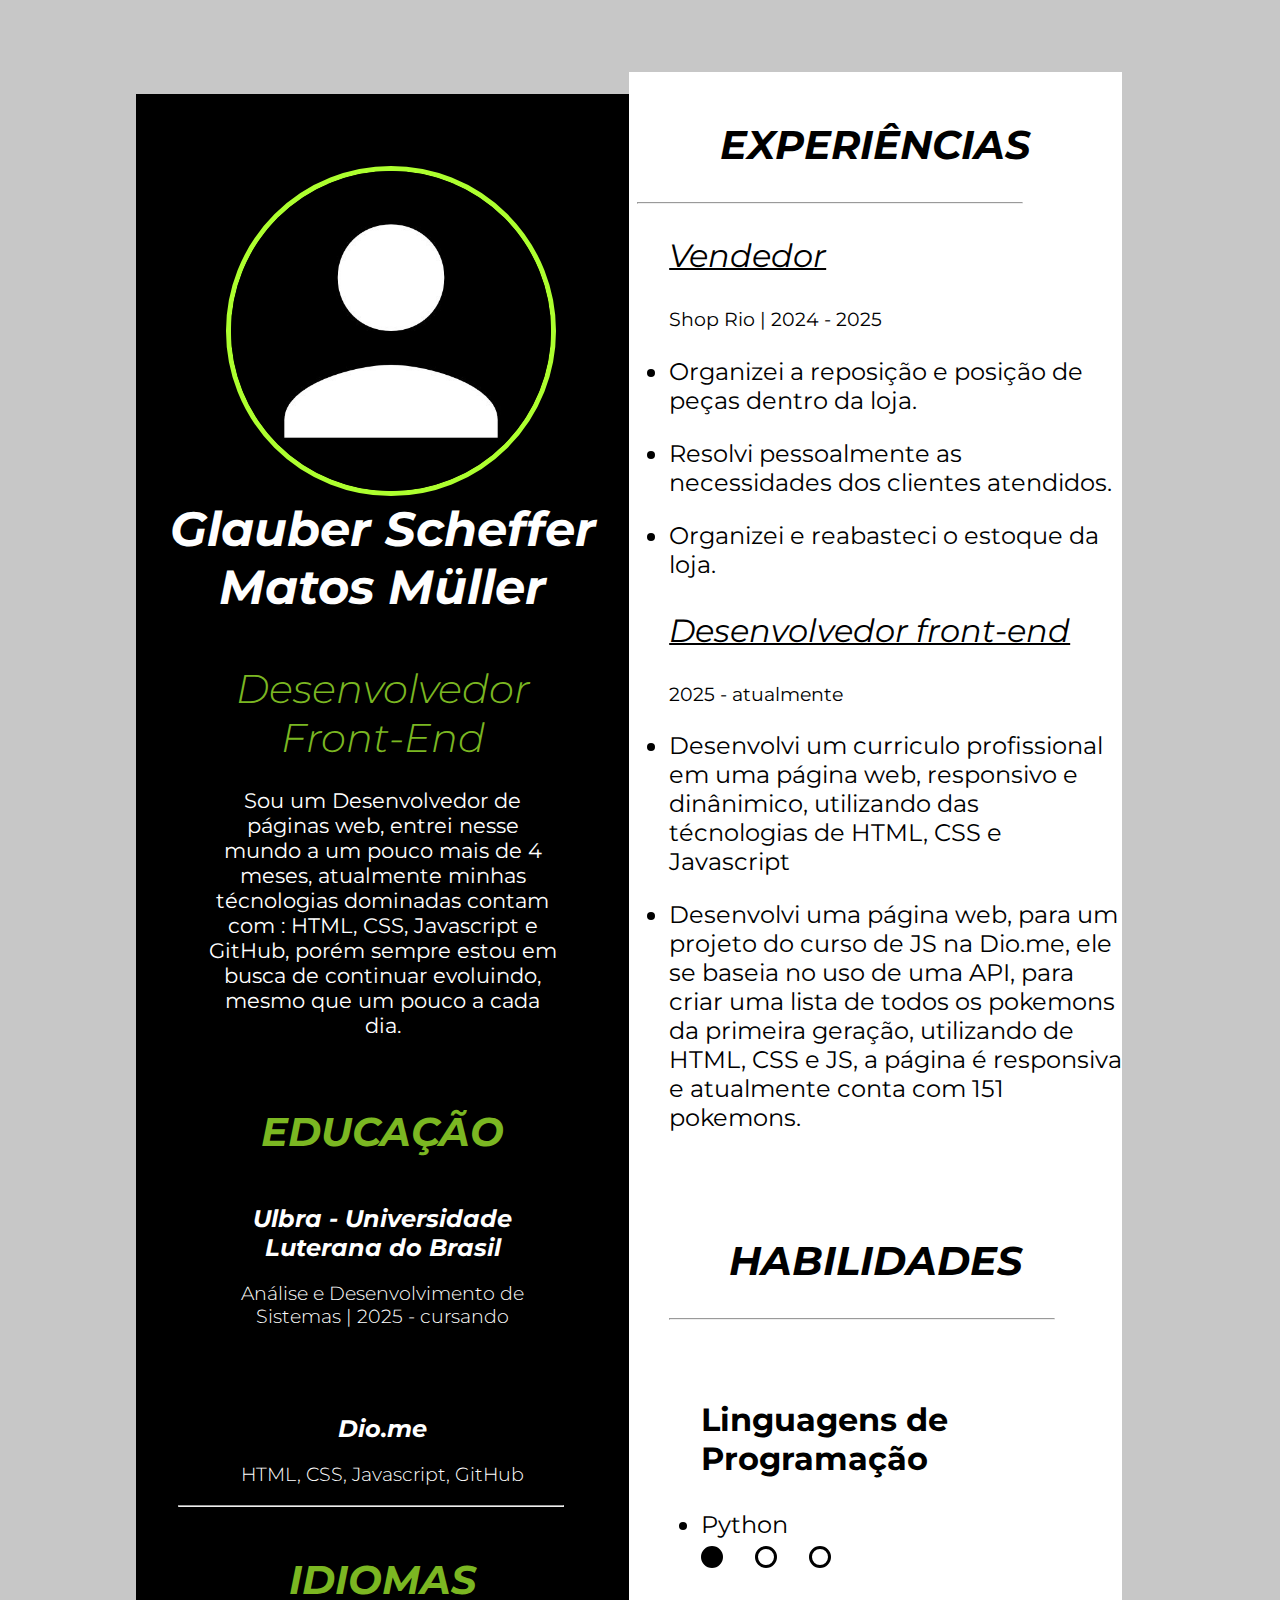
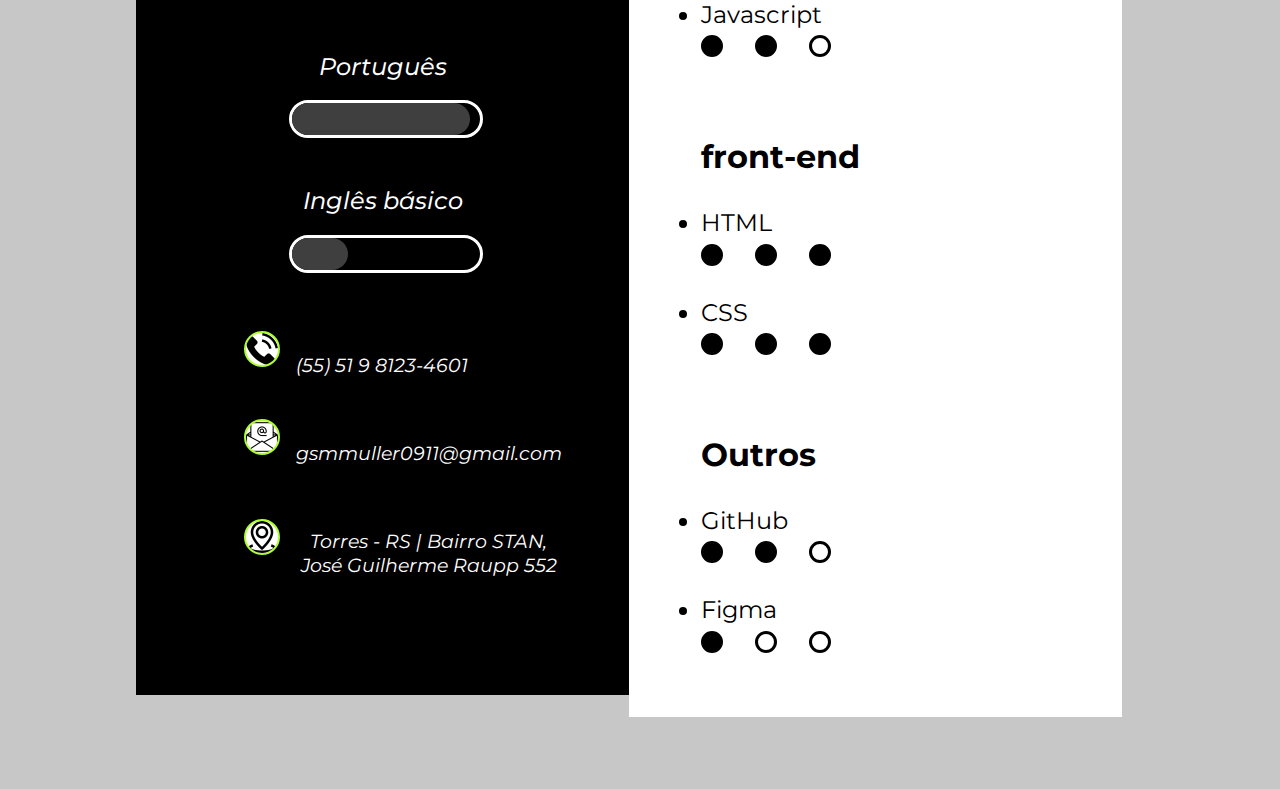
<file: index.html>
<!DOCTYPE html>
<html lang="pt-br">

<head>
    <meta charset="UTF-8">
    <meta http-equiv="X-UA-Compatible" content="IE=edge">
    <meta name="viewport" content="width=device-width, initial-scale=1.0">
    <title>Curriculo</title>
    <!-- CSS -->
    <link rel="stylesheet" href="./abaesquerda.css">
    <link rel="stylesheet" href="./abadireita.css">
    <link rel="stylesheet" href="./media.css">
    <!-- FONTE -->
    <link rel="preconnect" href="https://fonts.googleapis.com">
    <link rel="preconnect" href="https://fonts.gstatic.com" crossorigin>
    <link href="https://fonts.googleapis.com/css2?family=Montserrat:ital,wght@0,100..900;1,100..900&display=swap"
        rel="stylesheet">
</head>

<body>

    <section class="abaEsquerda">

        <div class="inicio">
            <img src="./images/fotoPerfil.jpg" alt="" id="fotoPerfil">
            <h1 id="nome">Glauber Scheffer Matos Müller</h1>
        </div>

        <div class="descricao">
            <h1>Desenvolvedor Front-End</h1>
            <p>Sou um Desenvolvedor de páginas web, entrei nesse mundo a um pouco mais de 4 meses, atualmente minhas
                técnologias dominadas contam com : HTML, CSS, Javascript e GitHub, porém sempre estou em busca de
                continuar evoluindo, mesmo que um pouco a cada dia.</p>
        </div>

        <div class="educacao">
            <h1>EDUCAÇÃO</h1>
            <h2>Ulbra - Universidade Luterana do Brasil</h2>
            <h3>Análise e Desenvolvimento de Sistemas | 2025 - cursando</h3>
            <br>
            <h2>Dio.me</h2>
            <h3>HTML, CSS, Javascript, GitHub</h3>
        </div>
        <hr>
        <div class="idiomas">
            <h1>IDIOMAS</h1>

            <div class="portugues">
            <h2>Português</h2>
            <div class="barraDeProgresso">
                <div class="preenchimento"></div>
            </div>
        </div>

            <div class="ingles">
            <h2>Inglês básico</h2>
            <div class="barraDeProgresso">
                <div class="preenchimento"></div>
            </div>
        </div>
        </div>
        <div class="extras">
            <ul class="listaDeExtras">

                <li class="item"><img src="./images/telefone.png" alt="">
                    <h2>(55) 51 9 8123-4601</h2>
                </li>
                <li class="item"><img src="./images/email.png" alt="">
                    <h2>gsmmuller0911@gmail.com</h2>
                </li>
                <li class="item"><img src="./images/loc.png" alt="">
                    <h2>Torres - RS | Bairro STAN, José Guilherme Raupp 552</h2>
                </li>

            </ul>
        </div>
    </section>
    <section class="abaDireita">
        <div class="experiencias">
            <h2>EXPERIÊNCIAS</h2>
            <hr>
            <ul>
                <h3>Vendedor</h3>
                <h4>Shop Rio | 2024 - 2025</h4>
                <li> Organizei a reposição e posição de peças dentro da loja.</li>
                <li> Resolvi pessoalmente as necessidades dos clientes atendidos.</li>
                <li> Organizei e reabasteci o estoque da loja.</li>
            </ul>
            <ul>
                <h3>Desenvolvedor front-end</h3>
                <h4>2025 - atualmente</h4>
                <li> Desenvolvi um curriculo profissional em uma página web, responsivo e dinânimico, utilizando das
                    técnologias de HTML, CSS e Javascript</li>
                <li> Desenvolvi uma página web, para um projeto do curso de JS na Dio.me, ele se baseia no uso de uma
                    API, para criar uma lista de todos os pokemons da primeira geração, utilizando de HTML, CSS e JS, a
                    página é responsiva e atualmente conta com 151 pokemons. </li>
            </ul>
        </div>
        <div class="habilidades">
            <h2>HABILIDADES</h2>
            <hr>
            <ul>
                <h3>Linguagens de Programação</h3>
                <li class="python">Python 
                <div class="grade">
                <div class="circulo1"></div>
                <div class="circulo2"></div>
                <div class="circulo3"></div>
            </div>
        </li>
                <li class="javascript"> Javascript
                <div class="grade">
                <div class="circulo1"></div>
                <div class="circulo2"></div>
                <div class="circulo3"></div>
            </div>
        </li>
                <h3>front-end</h3>
                <li class="html">HTML
                <div class="grade">
                <div class="circulo1"></div>
                <div class="circulo2"></div>
                <div class="circulo3"></div>
            </div>
        </li>
                <li class="css">CSS
                <div class="grade">
                <div class="circulo1"></div>
                <div class="circulo2"></div>
                <div class="circulo3"></div>
            </div>
        </li>
                <h3>Outros</h3>
                <li class="git">GitHub
                <div class="grade">
                <div class="circulo1"></div>
                <div class="circulo2"></div>
                <div class="circulo3"></div>
            </div>
        </li>
                <li class="figma">Figma
                <div class="grade">
                <div class="circulo1"></div>
                <div class="circulo2"></div>
                <div class="circulo3"></div>
            </div>
        </li>

            </ul>
        </div>
    </section>
</body>

</html>
</file>
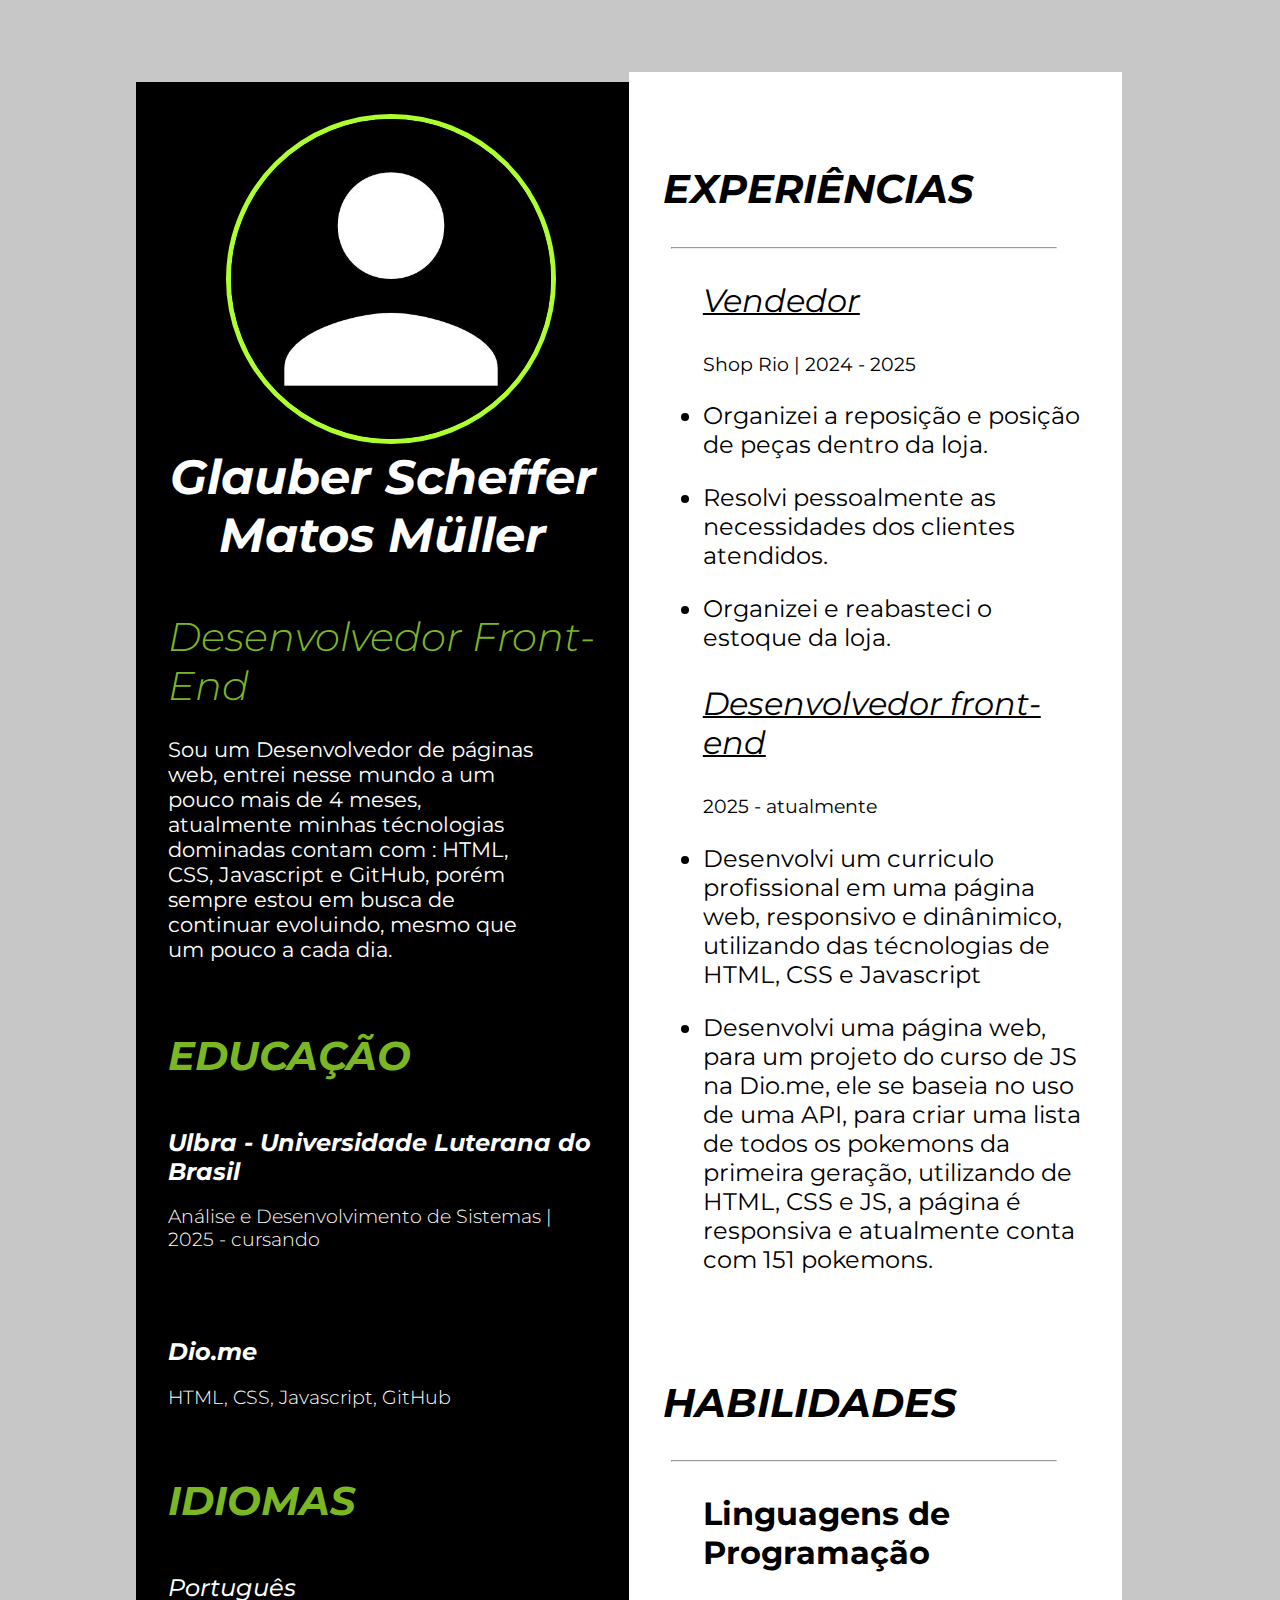
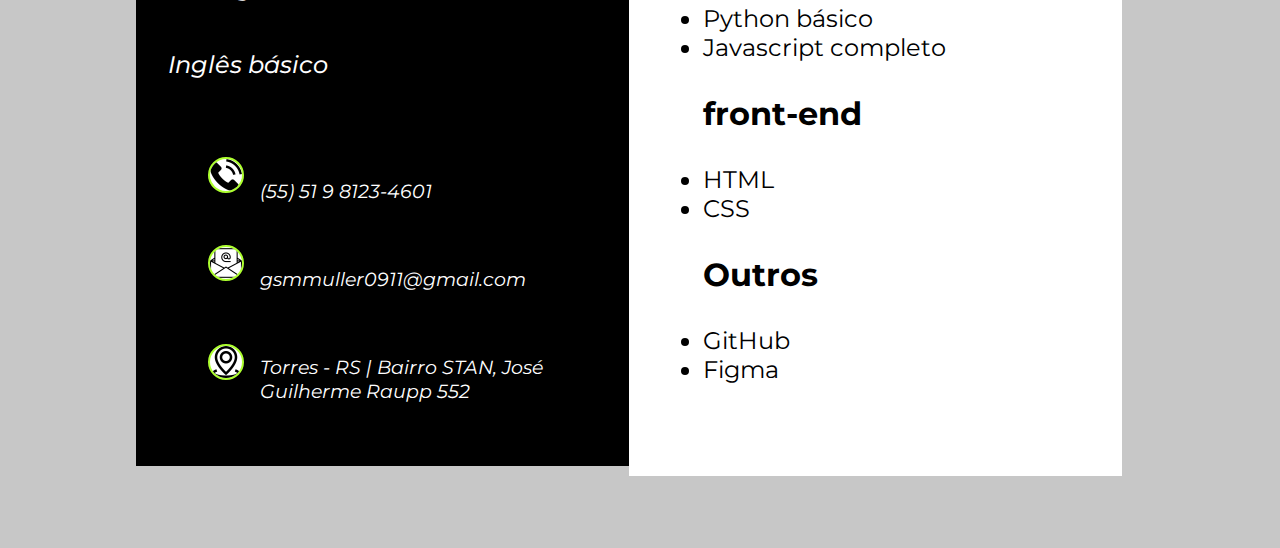
<file: aula front/index.html>
<!DOCTYPE html>
<html lang="pt-br">

<head>
    <meta charset="UTF-8">
    <meta http-equiv="X-UA-Compatible" content="IE=edge">
    <meta name="viewport" content="width=device-width, initial-scale=1.0">
    <title>Curriculo</title>
    <!-- CSS -->
    <link rel="stylesheet" href="./abaesquerda.css">
    <link rel="stylesheet" href="./abadireita.css">
    <link rel="stylesheet" href="./media.css">
    <!-- FONTE -->
    <link rel="preconnect" href="https://fonts.googleapis.com">
    <link rel="preconnect" href="https://fonts.gstatic.com" crossorigin>
    <link href="https://fonts.googleapis.com/css2?family=Montserrat:ital,wght@0,100..900;1,100..900&display=swap"
        rel="stylesheet">
</head>

<body>

    <section class="abaEsquerda">

        <div class="inicio">
            <img src="./images/fotoPerfil.jpg" alt="" id="fotoPerfil">
            <h1 id="nome">Glauber Scheffer Matos Müller</h1>
        </div>

        <div class="descricao">
            <h1>Desenvolvedor Front-End</h1>
            <p>Sou um Desenvolvedor de páginas web, entrei nesse mundo a um pouco mais de 4 meses, atualmente minhas
                técnologias dominadas contam com : HTML, CSS, Javascript e GitHub, porém sempre estou em busca de
                continuar evoluindo, mesmo que um pouco a cada dia.</p>
        </div>

        <div class="educacao">
            <h1>EDUCAÇÃO</h1>
            <h2>Ulbra - Universidade Luterana do Brasil</h2>
            <h3>Análise e Desenvolvimento de Sistemas | 2025 - cursando</h3>
            <br>
            <h2>Dio.me</h2>
            <h3>HTML, CSS, Javascript, GitHub</h3>
        </div>

        <div class="idiomas">
            <h1>IDIOMAS</h1>
                    <h2>Português</h2>
                    <h2>Inglês básico</h2>
        </div>

        <div class="extras">
            <ul class="listaDeExtras">

                <li class="item"><img src="./images/telefone.png" alt="">
                    <h2>(55) 51 9 8123-4601</h2>
                </li>
                <li class="item"><img src="./images/email.png" alt="">
                    <h2>gsmmuller0911@gmail.com</h2>
                </li>
                <li class="item"><img src="./images/loc.png" alt="">
                    <h2>Torres - RS | Bairro STAN, José Guilherme Raupp 552</h2>
                </li>

            </ul>
        </div>
    </section>
    <section class="abaDireita">
        <div class="experiencias">
            <h2>EXPERIÊNCIAS</h2>
            <hr>
            <ul>
                <h3>Vendedor</h3>
                <h4>Shop Rio | 2024 - 2025</h4>
                <li> Organizei a reposição e posição de peças dentro da loja.</li>
                <li> Resolvi pessoalmente as necessidades dos clientes atendidos.</li>
                <li> Organizei e reabasteci o estoque da loja.</li>
            </ul>
            <ul>
                <h3>Desenvolvedor front-end</h3>
                <h4>2025 - atualmente</h4>
                <li> Desenvolvi um curriculo profissional em uma página web, responsivo e dinânimico, utilizando das
                    técnologias de HTML, CSS e Javascript</li>
                <li> Desenvolvi uma página web, para um projeto do curso de JS na Dio.me, ele se baseia no uso de uma
                    API, para criar uma lista de todos os pokemons da primeira geração, utilizando de HTML, CSS e JS, a
                    página é responsiva e atualmente conta com 151 pokemons. </li>
            </ul>
        </div>
        <div class="habilidades">
            <h2>HABILIDADES</h2>
            <hr>
            <ul>
                <h3>Linguagens de Programação</h3>
                <li>Python básico</li>
                <li> Javascript completo</li>

                <h3>front-end</h3>
                <li>HTML</li>
                <li>CSS</li>

                <h3>Outros</h3>
                <li>GitHub</li>
                <li>Figma</li>
            </ul>
        </div>
    </section>
</body>

</html>
</file>
<file: abaesquerda.css>
*{
    font-family: Montserrat; 
}
body{
    background-color: #c7c7c7;
    display: flex;
    flex-direction: row;
    align-items: center;
    padding: 4rem 2.5rem 4rem 8rem;
}
img{
    width: 2rem;
}
h1{
    font-size: 2.5rem;
    color: rgb(123, 183, 34);
    font-style: italic;
    margin-top: 3rem;  
    text-align: left;  
}
.abaEsquerda {
    width: 45%;
    height: auto ;
    display: flex;
    flex-direction: column;
    align-items: center;
    background-color: black;
    padding: 4.5rem;
    color: white;
    box-sizing: border-box;
}
.abaEsquerda #fotoPerfil{
    width: 20rem;
    margin: 0 10rem 0 11rem ;
    border-radius: 50%;
    border: 5px solid greenyellow;
}
.abaEsquerda #nome{
    color: white;
    font-size: 3rem;
    margin: 0 auto;
    width: 70%;
    text-align: center;
}
.inicio{
    align-self: center;
}
.descricao p{
    font-weight: 400;
    font-size: 1.3rem;
    text-align: center;
    word-wrap: break-word;
}
.descricao h1{
    font-weight: 300;
    text-align: center;
}
.educacao h1{
    text-align: center;
}
.educacao h2{
    font-weight: 700;
    font-size: 1.5rem;
    font-style: italic;
    text-align: center;
}
.educacao h3{
    font-weight: 300;
    text-align: center;
}

.idiomas h2 {
    font-weight: 450;
    font-size: 1.5rem;
    font-style: italic;
    text-align: center;
}
.portugues .barraDeProgresso{
    height: 2rem;
    width: 100%;
    border: 3px solid white;
    border-radius: 3rem;
    overflow: hidden;
    padding: 0;
}
.portugues .preenchimento{
    background-color: rgb(63, 63, 63);
    width: 95%;
    height: 100%;
    border-radius: 0 1rem 1rem 0;
}
.ingles .barraDeProgresso{
    height: 2rem;
    width: 100%;
    border: 3px solid white;
    border-radius: 3rem;
    overflow: hidden;
    padding: 0;
}
.ingles .preenchimento{
    background-color: rgb(63, 63, 63);
    width: 30%;
    height: 100%;
    border-radius: 0 1rem 1rem 0;
}
.extras img{
    border-radius: 50%;
    border: 2px solid greenyellow;
    background-color: white;
    width: 2rem;
    height: 100%;
}
.extras{
   list-style-type: none;
   padding-top: 1rem;
   margin-bottom: 14px;
}
.item{
    display: flex;
    flex-direction: row;
    align-items: center;
    gap: 1rem;
}
.item h2{
    font-weight: 400;
    font-size: 1.2rem;
}
</file>
<file: abadireita.css>
.abaDireita{
    width: 45%;
    height: auto;
    display: flex;
    flex-direction: column;
    background-color: white;
    color: black;
    box-sizing: border-box;
}
hr{
    width: 30vw;
    margin: 0 2rem 0 .5rem;
}
 h2{
    font-size: 2.5rem;
    font-style: italic;
    margin-top: 3rem;  
    text-align: center;  
}
.experiencias h3{
    font-weight: 400;
    font-size: 2rem;
    font-style: italic;
    text-decoration: underline 2px;
}
.experiencias h4{
    font-weight: 400;
    font-size: 1.2rem;
}
.experiencias li{
 font-weight: 400;
 font-size: 1.5rem ;
 margin: 1.5rem 0;
}

.habilidades{
    padding: 2rem;
}
.habilidades li{
    font-size: 1.5rem;
}
.habilidades h3{
    font-size: 2.0rem;
    margin-top: 5rem;
    color: black;
}
.grade{
    display: flex;
    flex-direction: row;
    gap: 2rem;
    margin-bottom: 2rem;
    margin-top: .4rem;
    width: 50%;
    justify-content: start;
}
[class^="circulo"]{
    width: 16px;
    height: 16px;
    border: 3px solid black;
    border-radius: 50%;
}
.python .grade .circulo1{
    background-color: black;
}
.javascript .grade .circulo1{
    background-color: black;
}
.javascript .grade .circulo2{
    background-color: black;
}
.html .grade .circulo1{
    background-color: black;
}
.html .grade .circulo2{
    background-color: black;
}
.html .grade .circulo3{
    background-color: black;
}
.css .grade .circulo1{
    background-color: black;
}
.css .grade .circulo2{
    background-color: black;
}
.css .grade .circulo3{
    background-color: black;
}
.git .grade .circulo1{
    background-color: black;
}
.git .grade .circulo2{
    background-color: black;
}
.figma .grade .circulo1{
    background-color: black;
}
</file>
<file: media.css>
@media ((min-width: 320px) and (max-width:678px)) {
    body {
        display: flex;
        flex-direction: column;
        justify-content: center;
        align-items: center;
    }

    .abaEsquerda {
        width: 19rem;
        height: auto;
        display: flex;
        align-items: center;
    }

    .abaEsquerda #fotoPerfil {
        width: 15rem;
    }

    .abaEsquerda #nome {
        font-size: 1.8rem;
        word-wrap: break-word;
        max-width: 18rem;
    }
    .descricao p{
        text-align: center;
        width: 100%;
    }
    .extras{
        margin-right: 2rem;
    }

    .extras h2 {
        font-size: 1rem;
    }

    /* ABA DIEITA */
    .abaDireita {
        width: 19rem;
        height: auto;
        display: flex;
        align-items: center;
    }
    h2{
        font-size: 2.3rem; 
    }
    .habilidades {
        margin-right: 1rem;
    }
    .habilidades h2{
        margin-left: 1rem;
    }
}
@media ((min-width: 678px) and (max-width:1024px)){
    body{
        display: flex;
        flex-direction: row;
        align-items: center;
        justify-content: center;
    }
    .abaEsquerda{
        width: 42vw;
    }
    .abaEsquerda #fotoPerfil{
        width: 15rem;
    }
    .abaEsquerda #nome {
        font-size: 1.8rem;
        word-wrap: break-word;
        max-width: 18rem;
    }
    .descricao p{
        text-align: center;
        width: 100%;
    }
    .extras h2 {
        font-size: 1rem;
    }
    .abaDireita{
        width: 42vw;
        margin-right: 2rem;
    }
}
</file>
<file: aula front/abaesquerda.css>
*{
    font-family: Montserrat; 
}
body{
    background-color: #c7c7c7;
    display: flex;
    flex-direction: row;
    align-items: center;
    padding: 4rem 2.5rem 4rem 8rem;
}
img{
    width: 2rem;
}
h1{
    font-size: 2.5rem;
    color: rgb(123, 183, 34);
    font-style: italic;
    margin-top: 3rem;  
    text-align: left;  
}
.abaEsquerda {
    width: 45%;
    height: auto ;
    display: flex;
    flex-direction: column;
    align-items: flex-start;
    background-color: black;
    padding: 2rem;
    color: white;
    box-sizing: border-box;
}
.abaEsquerda #fotoPerfil{
    width: 20rem;
    margin: 0 10rem 0 11rem ;
    border-radius: 50%;
    border: 5px solid greenyellow;
}
.abaEsquerda #nome{
    color: white;
    font-size: 3rem;
    margin: 0 auto;
    width: 70%;
    text-align: center;
}
.inicio{
    align-self: center;
}
.descricao p{
    font-weight: 400;
    font-size: 1.3rem;
    text-align: left;
    padding-right: 3rem;
    word-wrap: break-word;
}
.descricao h1{
    font-weight: 300;
}
.educacao h2{
    font-weight: 700;
    font-size: 1.5rem;
    font-style: italic;
}
.educacao h3{
    font-weight: 300;
}
.idiomas h2 {
    font-weight: 450;
    font-size: 1.5rem;
    font-style: italic;
}
.extras img{
    border-radius: 50%;
    border: 2px solid greenyellow;
    background-color: white;
    width: 2rem;
    height: 100%;
}
.extras{
   list-style-type: none;
   padding-top: 1rem;
}
.item{
    display: flex;
    flex-direction: row;
    align-items: center;
    gap: 1rem;
}
.item h2{
    font-weight: 400;
    font-size: 1.2rem;
}
</file>
<file: aula front/abadireita.css>
.abaDireita{
    width: 45%;
    height: auto;
    display: flex;
    flex-direction: column;
    align-items: center;
    background-color: white;
    padding: 2.78rem;
    color: black;
    box-sizing: border-box;
}
hr{
    width: 30vw;
    margin: 0 2rem 0 .5rem;
}
h2{
    font-size: 2.5rem;
    font-style: italic;
    margin-top: 3rem;  
    text-align: left;  
}
.experiencias h3{
    font-weight: 400;
    font-size: 2rem;
    font-style: italic;
    text-decoration: underline 2px;
}
.experiencias h4{
    font-weight: 400;
    font-size: 1.2rem;
}
.experiencias li{
 font-weight: 400;
 font-size: 1.5rem ;
 margin: 1.5rem 0;
}

.habilidades{
    padding: 2rem;
}
.habilidades li{
    font-size: 1.5rem;
}
.habilidades h3{
    font-size: 2.0rem;
}
</file>
<file: aula front/media.css>
@media ((min-width: 320px) and (max-width:465px)) {
    body {
        display: flex;
        flex-direction: column;
        justify-content: flex-start;
    }

    .abaEsquerda {
        width: 22rem;
        height: auto;
        position: relative;
        right: .5rem;
        display: flex;
    }

    .abaEsquerda #fotoPerfil {
        width: 15rem;
    }

    .abaEsquerda #nome {
        font-size: 1.8rem;
        word-wrap: break-word;
        max-width: 18rem;
    }

    .descricao {
        position: relative;
        right: 2rem;
    }

    .descricao h1 {
        font-size: 2.2rem;
        margin-left: 1rem;
    }

    .descricao p {
        text-align: center;
        width: 18rem;
    }

    .extras {
        gap: 1rem;
        position: relative;
        right: 4rem;
    }

    .extras h2 {
        font-size: 1rem;
    }

    /* ABA DIEITA */
    .abaDireita {
        width: 22rem;
        height: auto;
        position: relative;
        right: .5rem;
        display: flex;
    }

    .habilidades {
        margin-right: 1rem;
    }
    .habilidades h2{
        margin-left: 1rem;
    }
}
</file>
